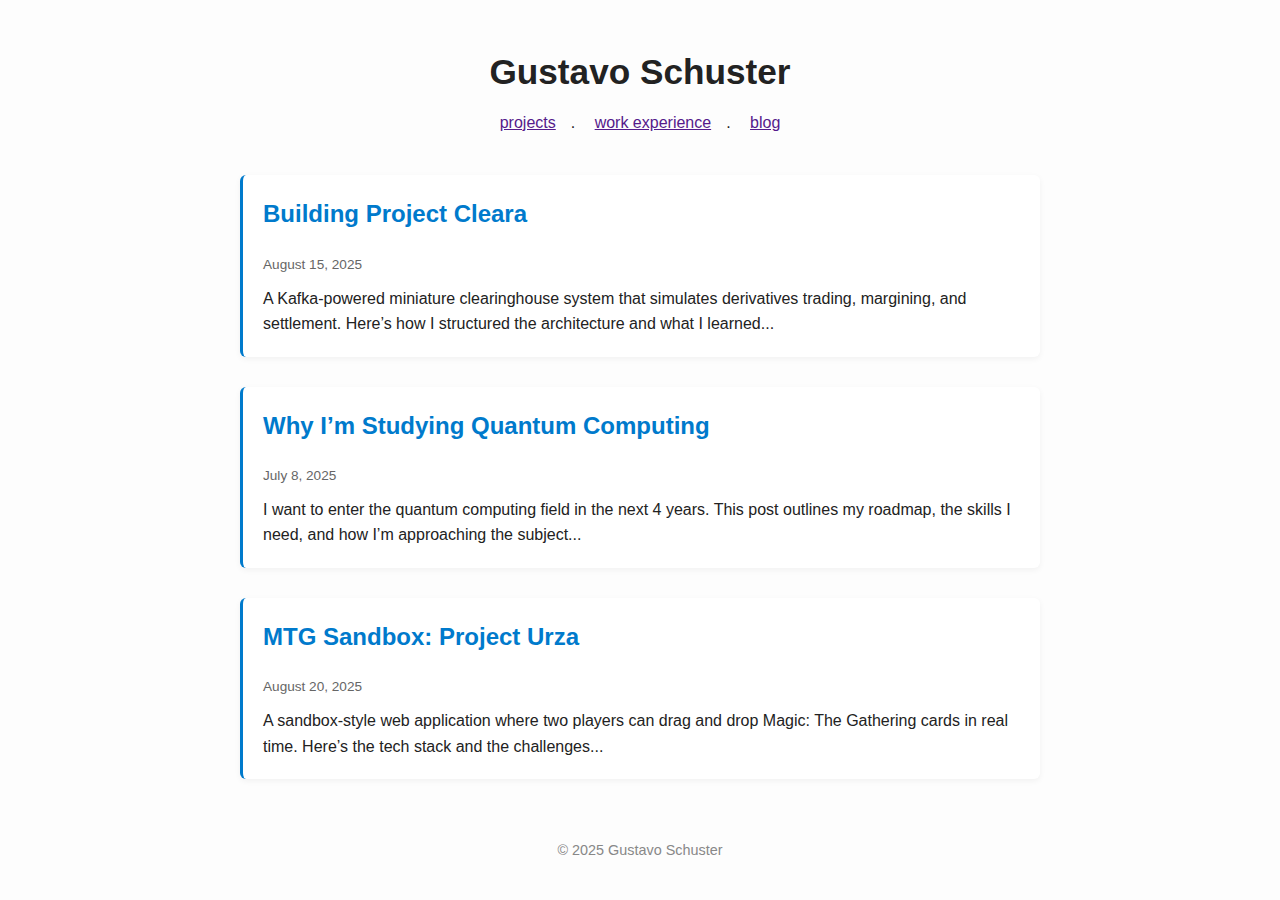
<file: index.html>
<!DOCTYPE html>
<html lang="en">
<head>
  <meta charset="UTF-8">
  <title>Gustavo Schuster</title>
  <meta name="description" content="Personal blog and project log of Gustavo Schuster.">
  <link rel="stylesheet" href="style.css">

    
</head>
<body>

  <header>
    <h1>Gustavo Schuster</h1>
    <!--<p>Software developer · Finance · AI · Projects & Thoughts</p>-->
    <section>
        <a style="margin-left:15px; margin-right:15px" href="">projects</a>.
        <a style="margin-left:15px; margin-right:15px" href="">work experience</a>.
        <a style="margin-left:15px; margin-right:15px" href="">blog</a>
    </section>
  </header>

  <section class="post">
    <h2><a href="#">Building Project Cleara</a></h2>
    <div class="date">August 15, 2025</div>
    <p>A Kafka-powered miniature clearinghouse system that simulates derivatives trading, margining, and settlement. Here’s how I structured the architecture and what I learned...</p>
  </section>

  <section class="post">
    <h2><a href="#">Why I’m Studying Quantum Computing</a></h2>
    <div class="date">July 8, 2025</div>
    <p>I want to enter the quantum computing field in the next 4 years. This post outlines my roadmap, the skills I need, and how I’m approaching the subject...</p>
  </section>

  <section class="post">
    <h2><a href="#">MTG Sandbox: Project Urza</a></h2>
    <div class="date">August 20, 2025</div>
    <p>A sandbox-style web application where two players can drag and drop Magic: The Gathering cards in real time. Here’s the tech stack and the challenges...</p>
  </section>

  <footer>
    © 2025 Gustavo Schuster
  </footer>

</body>
</html>
</file>
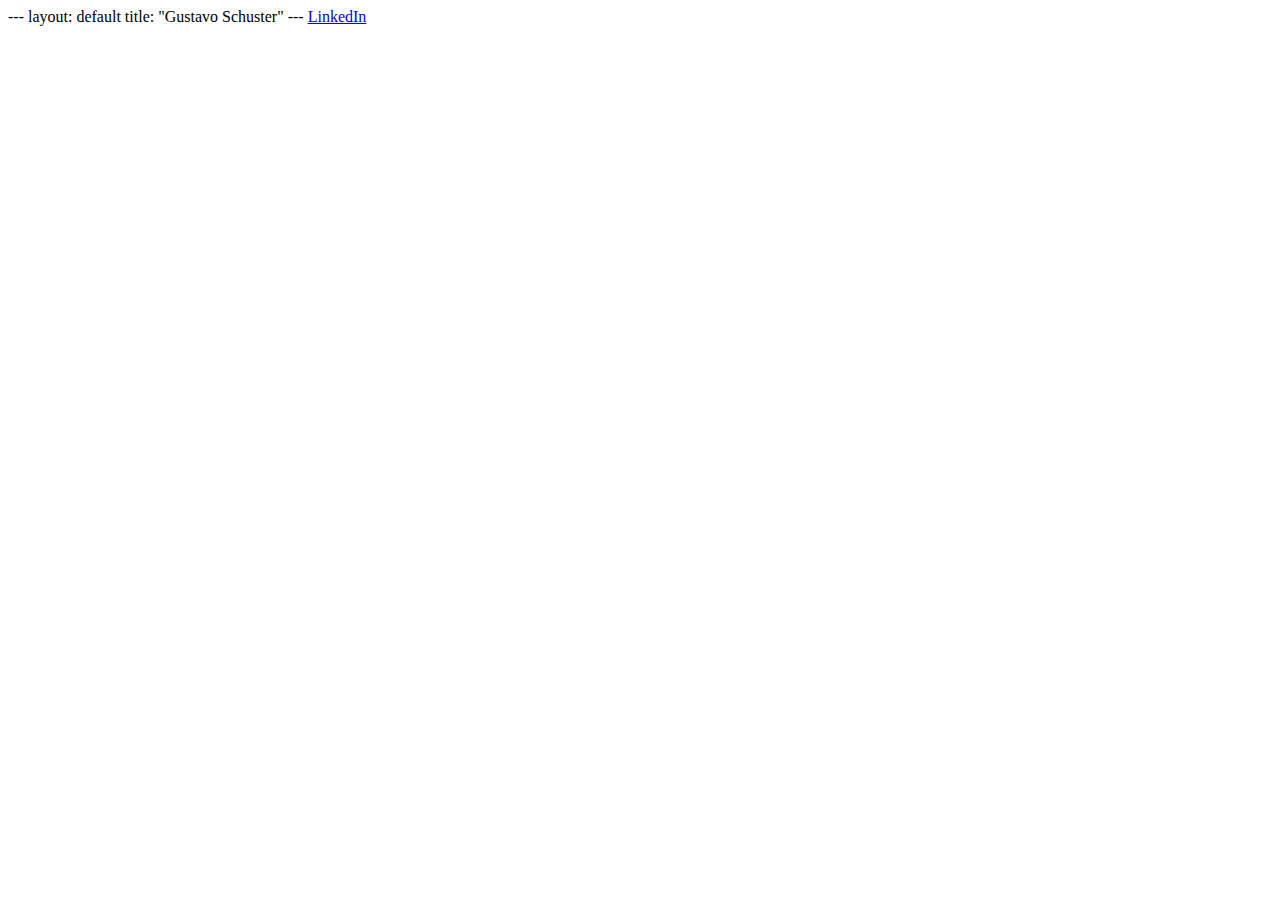
<file: profile.html>
---
layout: default
title: "Gustavo Schuster"
---
<!DOCTYPE html>
<html lang="en">
<head>
    <meta charset="UTF-8">
    <meta name="viewport" content="width=device-width, initial-scale=1.0">
</head>
<body>
    <a href="https://www.linkedin.com/in/gustavo-schuster/">LinkedIn</a>
</body>
</html>
</file>
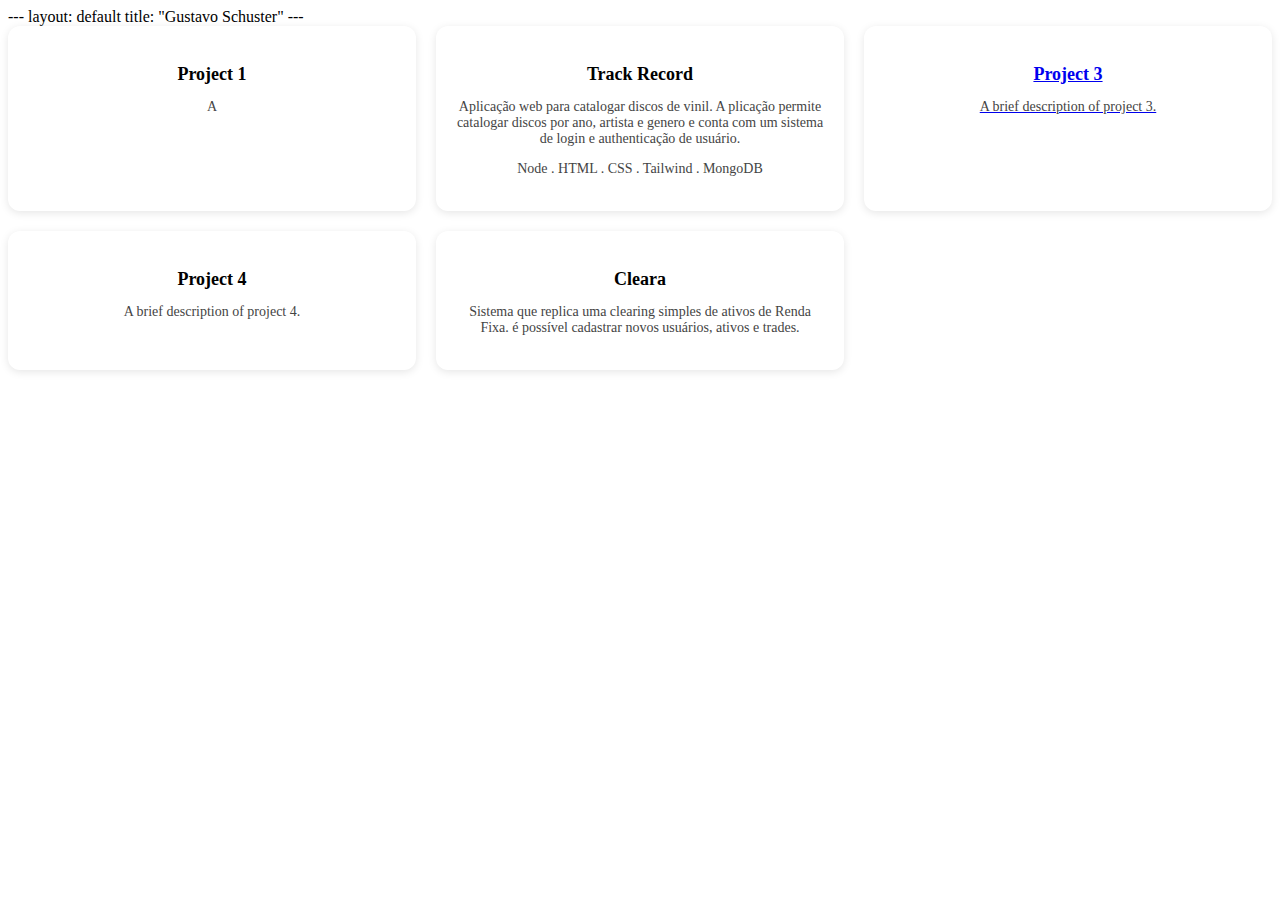
<file: projects.html>
---
layout: default
title: "Gustavo Schuster"
---

<!DOCTYPE html>
<html lang="en">
<head>
  <meta charset="UTF-8">
  <meta name="viewport" content="width=device-width, initial-scale=1.0">
  <title>Projects</title>
  <style>


    h1 {
      text-align: center;
      margin-bottom: 40px;
    }

    .card-container {
      display: grid;
      grid-template-columns: repeat(3, 1fr); /* 3 per row */
      gap: 20px;
      }


    .card {
      background: white;
      padding: 20px;
      border-radius: 12px;
      box-shadow: 0 2px 8px rgba(0,0,0,0.1);
      text-align: center;
      transition: transform 0.2s ease, box-shadow 0.2s ease;
    }

    .card:hover {
      transform: translateY(-5px);
      box-shadow: 0 4px 12px rgba(0,0,0,0.15);
    }

    .card h3 {
      margin-bottom: 10px;
      font-size: 18px;
    }

    .card p {
      font-size: 14px;
      color: #444;
    }
  </style>
</head>
<body>
  <div class="card-container">
    <div class="card">
      <h3>Project 1</h3>
      <p>A</p>
    </div>
    <div class="card">
      <section>
      <h3>Track Record</h3>
      <p>Aplicação web para catalogar discos de vinil. A plicação permite catalogar discos por ano, artista e genero e conta com um sistema de login e authenticação de usuário.</p>
      <p>Node . HTML . CSS . Tailwind . MongoDB</p>
      </section>
    </div>
    <div class="card">
      <a href="https://github.com/Gus1995/Urza">
      <h3>Project 3</h3>
      <p>A brief description of project 3.</p>
      </a>
    </div>
    <div class="card">
      <h3>Project 4</h3>
      <p>A brief description of project 4.</p>
    </div>
    <div class="card">
      <h3>Cleara</h3>
      <p>Sistema que replica uma clearing simples de ativos de Renda Fixa. é possível cadastrar novos usuários, ativos e trades.</p>
    </div>
  </div>
</body>
</html>
</file>
<file: style.css>
/* Base settings */
body {
  font-family: "Helvetica Neue", Helvetica, Arial, sans-serif;
  max-width: 800px;
  margin: 0 auto;
  padding: 20px;
  line-height: 1.6;
  background: #fdfdfd;
  color: #222;
}

/* Header */
header {
  text-align: center;
  margin-bottom: 40px;
}

header h1 {
  font-size: 2.2em;
  margin-bottom: 10px;
}

nav a {
  margin: 0 12px;
  text-decoration: none;
  color: #333;
  font-weight: 500;
}

nav a:hover {
  color: #007acc;
}

/* Posts */
.post {
  padding: 20px;
  margin-bottom: 30px;
  border-left: 3px solid #007acc;
  background: #fff;
  box-shadow: 0 2px 6px rgba(0,0,0,0.05);
  border-radius: 6px;
  transition: transform 0.2s;
}

.post:hover {
  transform: translateY(-2px);
}

.post h2 {
  margin-top: 0;
  font-size: 1.5em;
}

.post h2 a {
  color: #007acc;
  text-decoration: none;
}

.post h2 a:hover {
  text-decoration: underline;
}

.date {
  font-size: 0.85em;
  color: #666;
  margin-bottom: 10px;
}

.post p {
  margin: 10px 0 0 0;
}

/* Read more link */
.post a.read-more {
  display: inline-block;
  margin-top: 8px;
  font-size: 0.9em;
  color: #007acc;
  text-decoration: none;
  font-weight: 500;
}

.post a.read-more:hover {
  text-decoration: underline;
}

/* Footer */
footer {
  text-align: center;
  margin-top: 60px;
  color: #888;
  font-size: 0.9em;
}
</file>
